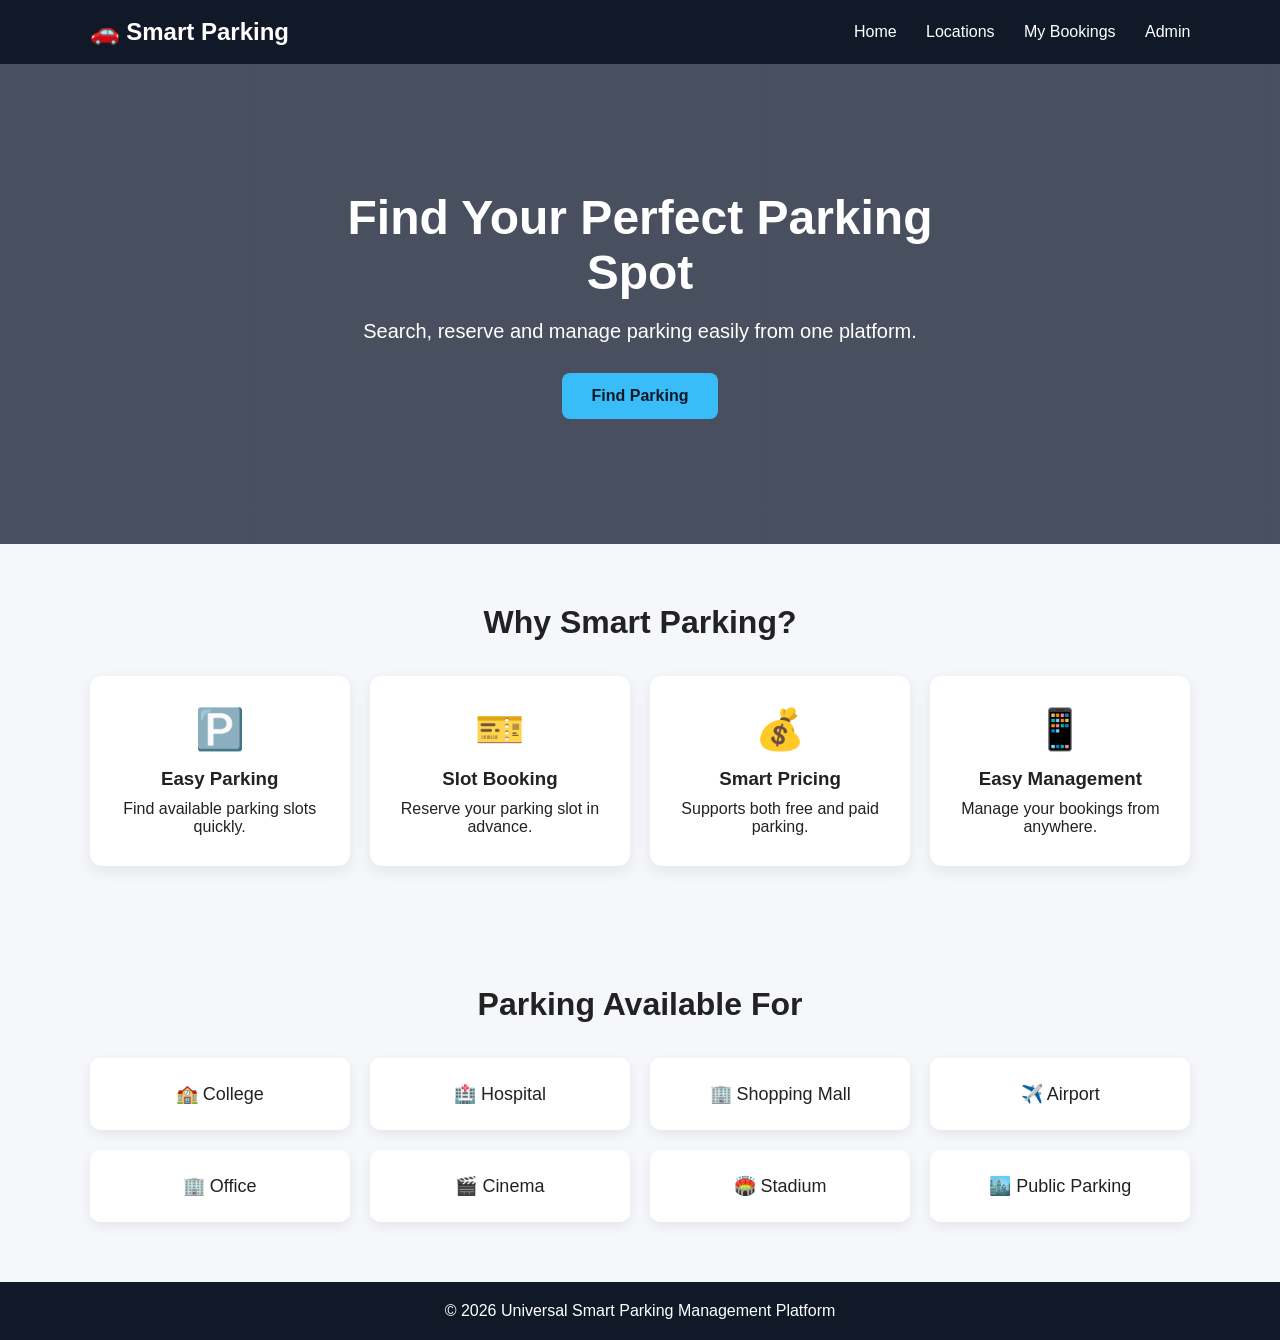
<file: index.html>
<!DOCTYPE html>
<html lang="en">

<head>

    <meta charset="UTF-8">

    <meta name="viewport"
          content="width=device-width, initial-scale=1.0">

    <title>Smart Parking</title>

    <link rel="stylesheet" href="css/style.css">

</head>

<body>

<header>

    <div class="logo">
        🚗 Smart Parking
    </div>

    <nav>

        <a href="index.html">
            Home
        </a>

        <a href="locations.html">
            Locations
        </a>

        <a href="history.html">
            My Bookings
        </a>

        <a href="admin.html">
            Admin
        </a>

    </nav>

</header>


<main>

    <section class="hero">

        <div class="hero-content">

            <h1>
                Find Your Perfect Parking Spot
            </h1>

            <p>
                Search, reserve and manage parking
                easily from one platform.
            </p>

            <a href="locations.html" class="btn">
                Find Parking
            </a>

        </div>

    </section>


    <section class="features">

        <h2>
            Why Smart Parking?
        </h2>

        <div class="feature-container">

            <div class="feature-card">

                <span>🅿️</span>

                <h3>
                    Easy Parking
                </h3>

                <p>
                    Find available parking slots quickly.
                </p>

            </div>


            <div class="feature-card">

                <span>🎫</span>

                <h3>
                    Slot Booking
                </h3>

                <p>
                    Reserve your parking slot in advance.
                </p>

            </div>


            <div class="feature-card">

                <span>💰</span>

                <h3>
                    Smart Pricing
                </h3>

                <p>
                    Supports both free and paid parking.
                </p>

            </div>


            <div class="feature-card">

                <span>📱</span>

                <h3>
                    Easy Management
                </h3>

                <p>
                    Manage your bookings from anywhere.
                </p>

            </div>

        </div>

    </section>


    <section class="parking-types">

        <h2>
            Parking Available For
        </h2>

        <div class="type-container">

            <div>🏫 College</div>

            <div>🏥 Hospital</div>

            <div>🏢 Shopping Mall</div>

            <div>✈️ Airport</div>

            <div>🏢 Office</div>

            <div>🎬 Cinema</div>

            <div>🏟️ Stadium</div>

            <div>🏙️ Public Parking</div>

        </div>

    </section>

</main>


<footer>

    <p>
        © 2026 Universal Smart Parking Management Platform
    </p>

</footer>


</body>

</html>
</file>
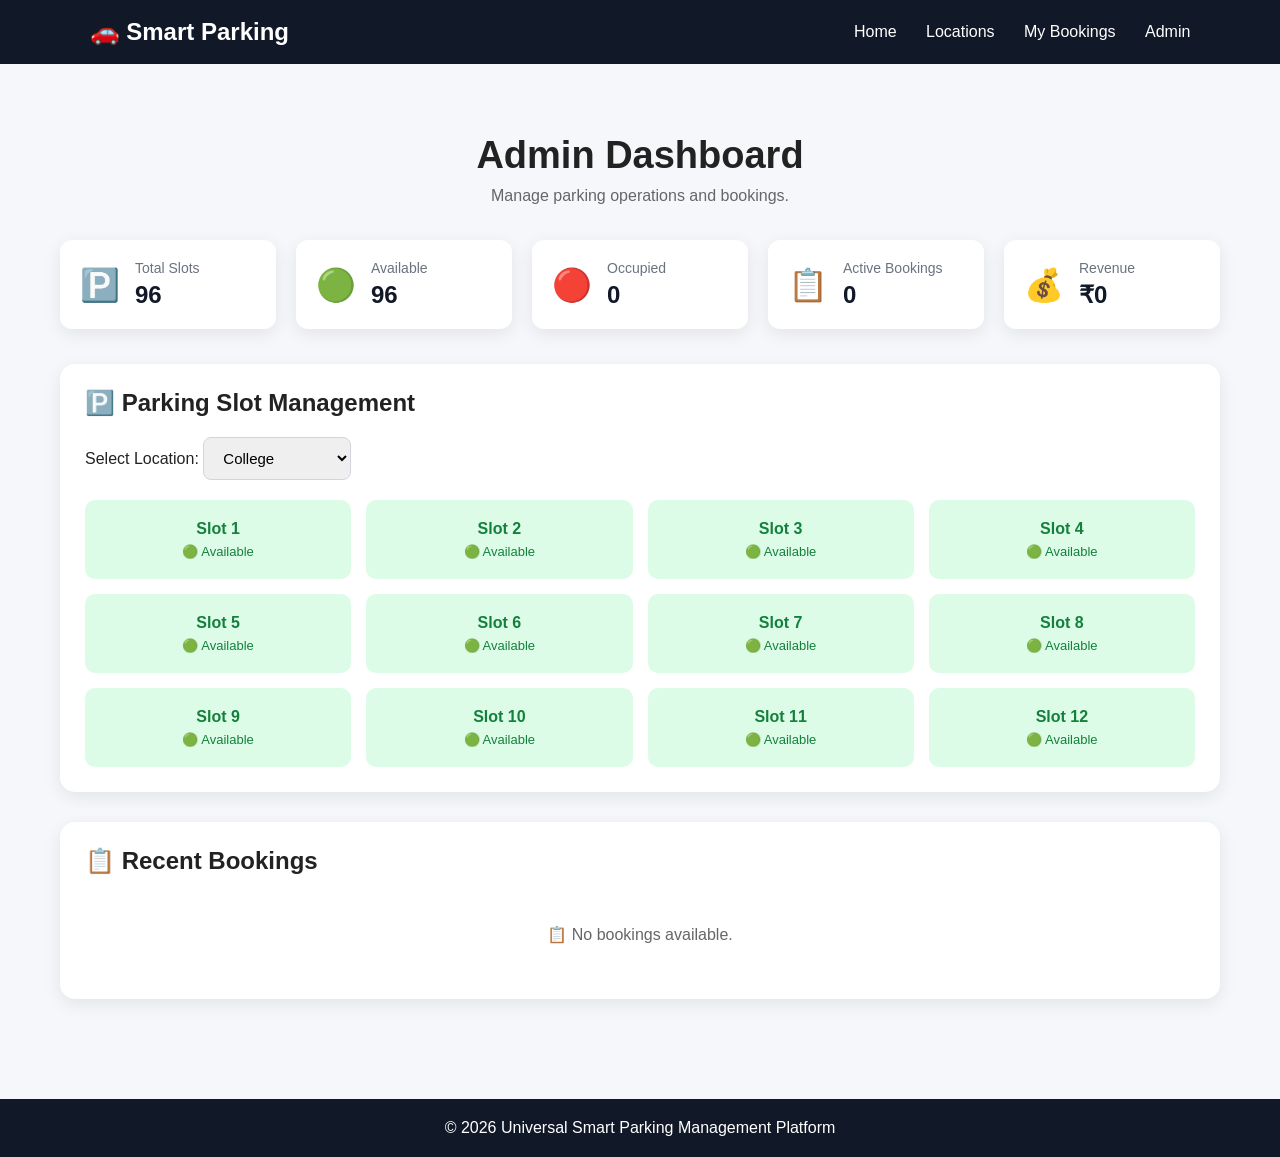
<file: admin.html>
<!DOCTYPE html>
<html lang="en">

<head>

    <meta charset="UTF-8">

    <meta name="viewport"
          content="width=device-width, initial-scale=1.0">

    <title>Smart Parking - Admin Dashboard</title>

    <link rel="stylesheet" href="css/style.css">

    <style>

        .admin-page {
            max-width: 1200px;
            margin: 50px auto;
            padding: 20px;
        }

        .admin-page h1 {
            text-align: center;
            margin-bottom: 10px;
        }

        .admin-subtitle {
            text-align: center;
            color: #666;
            margin-bottom: 35px;
        }

        /* DASHBOARD CARDS */

        .dashboard-cards {
            display: grid;
            grid-template-columns: repeat(5, 1fr);
            gap: 20px;
            margin-bottom: 35px;
        }

        .dashboard-card {
            background: white;
            padding: 20px;
            border-radius: 12px;
            box-shadow: 0 5px 18px rgba(0,0,0,0.08);
            display: flex;
            align-items: center;
            gap: 15px;
        }

        .dashboard-icon {
            font-size: 32px;
        }

        .dashboard-card span {
            display: block;
            color: #6b7280;
            font-size: 14px;
            margin-bottom: 5px;
        }

        .dashboard-card strong {
            font-size: 24px;
            color: #111827;
        }

        /* SECTIONS */

        .admin-section {
            background: white;
            padding: 25px;
            margin-bottom: 30px;
            border-radius: 15px;
            box-shadow: 0 5px 18px rgba(0,0,0,0.08);
        }

        .admin-section h2 {
            margin-top: 0;
            margin-bottom: 20px;
        }

        /* LOCATION FILTER */

        .location-filter {
            margin-bottom: 20px;
        }

        .location-filter select {
            padding: 11px 15px;
            border: 1px solid #d1d5db;
            border-radius: 8px;
            font-size: 15px;
        }

        /* PARKING SLOTS */

        .admin-slots {
            display: grid;
            grid-template-columns: repeat(4, 1fr);
            gap: 15px;
        }

        .admin-slot {
            padding: 20px;
            border-radius: 10px;
            text-align: center;
            font-weight: bold;
        }

        .admin-slot span {
            display: block;
            margin-top: 6px;
            font-size: 13px;
        }

        .admin-slot.available {
            background: #dcfce7;
            color: #15803d;
        }

        .admin-slot.occupied {
            background: #fee2e2;
            color: #dc2626;
        }

        /* BOOKING CARDS */

        .booking-admin-card {
            padding: 20px;
            margin-bottom: 15px;
            border: 1px solid #e5e7eb;
            border-radius: 10px;
            background: #f8fafc;
        }

        .booking-admin-card h3 {
            margin-top: 0;
            color: #111827;
        }

        .booking-admin-details {
            display: grid;
            grid-template-columns: repeat(3, 1fr);
            gap: 10px;
        }

        .booking-admin-detail {
            padding: 10px;
            background: white;
            border-radius: 7px;
        }

        .booking-admin-detail strong {
            display: block;
            font-size: 12px;
            color: #6b7280;
            margin-bottom: 4px;
        }

        .active-status {
            color: #15803d;
            font-weight: bold;
        }

        .cancelled-status {
            color: #dc2626;
            font-weight: bold;
        }

        .no-admin-bookings {
            text-align: center;
            padding: 30px;
            color: #666;
        }

        /* RESPONSIVE */

        @media (max-width: 1000px) {

            .dashboard-cards {
                grid-template-columns: repeat(3, 1fr);
            }

            .admin-slots {
                grid-template-columns: repeat(3, 1fr);
            }

        }

        @media (max-width: 650px) {

            .dashboard-cards {
                grid-template-columns: repeat(2, 1fr);
            }

            .admin-slots {
                grid-template-columns: repeat(2, 1fr);
            }

            .booking-admin-details {
                grid-template-columns: 1fr;
            }

        }

        @media (max-width: 450px) {

            .dashboard-cards {
                grid-template-columns: 1fr;
            }

        }

    </style>

</head>


<body>


<header>

    <div class="logo">
        🚗 Smart Parking
    </div>

    <nav>

        <a href="index.html">
            Home
        </a>

        <a href="locations.html">
            Locations
        </a>

        <a href="history.html">
            My Bookings
        </a>

        <a href="admin.html">
            Admin
        </a>

    </nav>

</header>


<main>

<section class="admin-page">

    <h1>
        Admin Dashboard
    </h1>

    <p class="admin-subtitle">
        Manage parking operations and bookings.
    </p>


    <!-- DASHBOARD CARDS -->

    <div class="dashboard-cards">

        <div class="dashboard-card">

            <div class="dashboard-icon">
                🅿️
            </div>

            <div>

                <span>
                    Total Slots
                </span>

                <strong id="totalSlots">
                    96
                </strong>

            </div>

        </div>


        <div class="dashboard-card">

            <div class="dashboard-icon">
                🟢
            </div>

            <div>

                <span>
                    Available
                </span>

                <strong id="availableSlots">
                    96
                </strong>

            </div>

        </div>


        <div class="dashboard-card">

            <div class="dashboard-icon">
                🔴
            </div>

            <div>

                <span>
                    Occupied
                </span>

                <strong id="occupiedSlots">
                    0
                </strong>

            </div>

        </div>


        <div class="dashboard-card">

            <div class="dashboard-icon">
                📋
            </div>

            <div>

                <span>
                    Active Bookings
                </span>

                <strong id="totalBookings">
                    0
                </strong>

            </div>

        </div>


        <div class="dashboard-card">

            <div class="dashboard-icon">
                💰
            </div>

            <div>

                <span>
                    Revenue
                </span>

                <strong id="totalRevenue">
                    ₹0
                </strong>

            </div>

        </div>

    </div>


    <!-- PARKING MANAGEMENT -->

    <div class="admin-section">

        <h2>
            🅿️ Parking Slot Management
        </h2>


        <div class="location-filter">

            <label>
                Select Location:
            </label>

            <select id="adminLocation"
                    onchange="displayAdminSlots()">

                <option value="College">
                    College
                </option>

                <option value="Hospital">
                    Hospital
                </option>

                <option value="Shopping Mall">
                    Shopping Mall
                </option>

                <option value="Airport">
                    Airport
                </option>

                <option value="Office">
                    Office
                </option>

                <option value="Cinema">
                    Cinema
                </option>

                <option value="Stadium">
                    Stadium
                </option>

                <option value="Public Parking">
                    Public Parking
                </option>

            </select>

        </div>


        <div
            id="adminSlots"
            class="admin-slots">
        </div>

    </div>


    <!-- RECENT BOOKINGS -->

    <div class="admin-section">

        <h2>
            📋 Recent Bookings
        </h2>

        <div id="adminBookings">
        </div>

    </div>


</section>

</main>


<footer>

    <p>
        © 2026 Universal Smart Parking Management Platform
    </p>

</footer>

<script src="js/script.js"></script>
<script>


// ========================================
// GET BOOKINGS
// ========================================

function getBookings() {

    return JSON.parse(
        localStorage.getItem("bookings")
    ) || [];

}


// ========================================
// DASHBOARD
// ========================================

function updateDashboard() {

    const bookings =
        getBookings();


    const activeBookings =
        bookings.filter(
            function(booking) {

                return (
                    booking.status !==
                    "Cancelled"
                );

            }
        );


    const totalLocations = 8;

    const slotsPerLocation = 12;

    const totalSlots =
        totalLocations *
        slotsPerLocation;


    const occupiedSlots =
        activeBookings.length;


    const availableSlots =
        Math.max(
            0,
            totalSlots -
            occupiedSlots
        );


    const revenue =
        activeBookings.reduce(
            function(total, booking) {

                return total +
                    (Number(
                        booking.fee
                    ) || 0);

            },
            0
        );


    document.getElementById(
        "totalSlots"
    ).textContent =
        totalSlots;


    document.getElementById(
        "availableSlots"
    ).textContent =
        availableSlots;


    document.getElementById(
        "occupiedSlots"
    ).textContent =
        occupiedSlots;


    document.getElementById(
        "totalBookings"
    ).textContent =
        activeBookings.length;


    document.getElementById(
        "totalRevenue"
    ).textContent =
        "₹" + revenue;

}


// ========================================
// DISPLAY PARKING SLOTS
// ========================================

function displayAdminSlots() {

    const location =
        document.getElementById(
            "adminLocation"
        ).value;


    const container =
        document.getElementById(
            "adminSlots"
        );


    container.innerHTML = "";


    const bookings =
        getBookings();


    for (
        let i = 1;
        i <= 12;
        i++
    ) {

        const slotName =
            "Slot " + i;


        const booked =
            bookings.some(
                function(booking) {

                    return (

                        booking.location ===
                        location

                        &&

                        booking.slot ===
                        slotName

                        &&

                        booking.status !==
                        "Cancelled"

                    );

                }
            );


        const slot =
            document.createElement(
                "div"
            );


        slot.className =
            booked
                ? "admin-slot occupied"
                : "admin-slot available";


        slot.innerHTML = `

            ${slotName}

            <span>
                ${
                    booked
                        ? "🔴 Occupied"
                        : "🟢 Available"
                }
            </span>

        `;


        container.appendChild(
            slot
        );

    }

}


// ========================================
// DISPLAY BOOKINGS
// ========================================

function displayAdminBookings() {

    const bookings =
        getBookings();


    const container =
        document.getElementById(
            "adminBookings"
        );


    container.innerHTML = "";


    if (
        bookings.length === 0
    ) {

        container.innerHTML = `

            <div class="no-admin-bookings">

                📋 No bookings available.

            </div>

        `;

        return;

    }


    // Latest bookings first

    const reversedBookings =
        [...bookings].reverse();


    reversedBookings.forEach(
        function(booking) {


            const card =
                document.createElement(
                    "div"
                );


            card.className =
                "booking-admin-card";


            const isCancelled =
                booking.status ===
                "Cancelled";


            const statusClass =
                isCancelled
                    ? "cancelled-status"
                    : "active-status";


            card.innerHTML = `

                <h3>
                    🚗 ${
                        booking.location ||
                        "Parking"
                    }
                </h3>


                <div class="booking-admin-details">


                    <div class="booking-admin-detail">

                        <strong>
                            Booking ID
                        </strong>

                        ${
                            booking.id ||
                            "-"
                        }

                    </div>


                    <div class="booking-admin-detail">

                        <strong>
                            Parking Slot
                        </strong>

                        ${
                            booking.slot ||
                            "-"
                        }

                    </div>


                    <div class="booking-admin-detail">

                        <strong>
                            Fee
                        </strong>

                        ${
                            Number(
                                booking.fee
                            ) === 0
                                ? "FREE"
                                : "₹" +
                                  (
                                      Number(
                                          booking.fee
                                      ) || 0
                                  )
                        }

                    </div>


                    <div class="booking-admin-detail">

                        <strong>
                            Booking Time
                        </strong>

                        ${
                            booking.time ||
                            "-"
                        }

                    </div>


                    <div class="booking-admin-detail">

                        <strong>
                            Status
                        </strong>

                        <span class="${statusClass}">

                            ${
                                booking.status ||
                                "Active"
                            }

                        </span>

                    </div>


                </div>

            `;


            container.appendChild(
                card
            );

        }
    );

}


// ========================================
// INITIAL LOAD
// ========================================

function loadAdminDashboard() {

    updateDashboard();

    displayAdminSlots();

    displayAdminBookings();

}


loadAdminDashboard();


// ========================================
// AUTO REFRESH
// ========================================

setInterval(
    loadAdminDashboard,
    2000
);

</script>


</body>

</html>
</file>
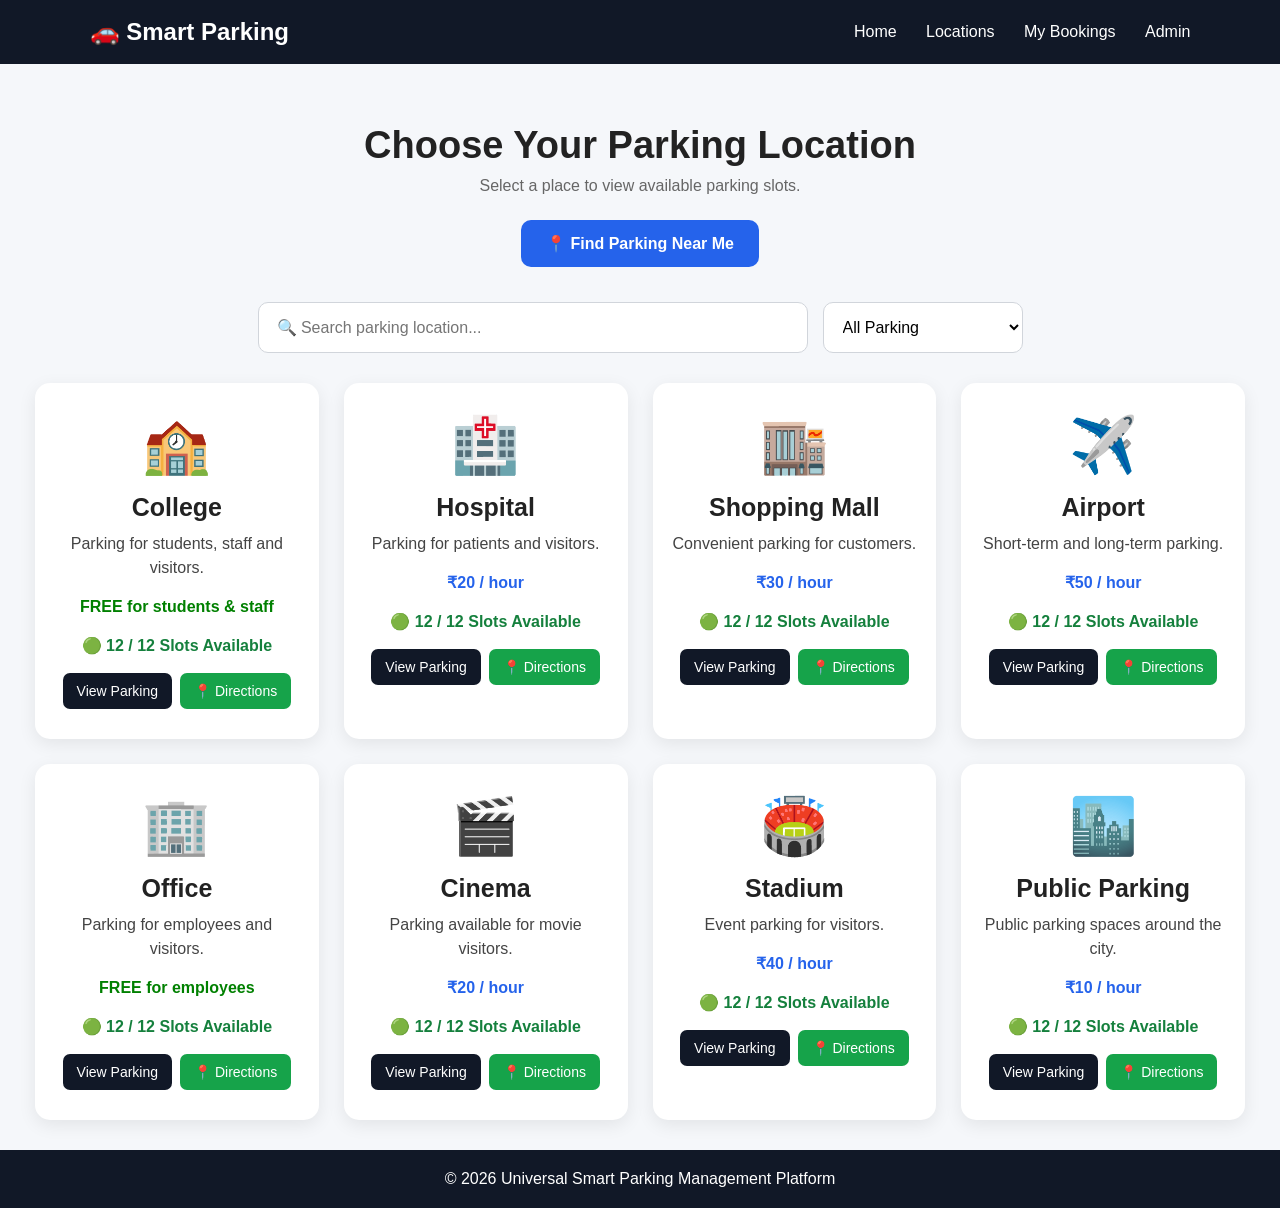
<file: booking.html>
<!DOCTYPE html>
<html lang="en">

<head>

    <meta charset="UTF-8">

    <meta name="viewport"
          content="width=device-width, initial-scale=1.0">

    <title>Book Parking</title>

    <link rel="stylesheet"
          href="css/style.css">

</head>


<body>


<header>

    <div class="logo">
        🚗 Smart Parking
    </div>

    <nav>

        <a href="index.html">
            Home
        </a>

        <a href="locations.html">
            Locations
        </a>

        <a href="history.html">
            My Bookings
        </a>

        <a href="admin.html">
            Admin
        </a>

    </nav>

</header>


<main>

<section class="booking-page">

    <h1>Complete Your Booking</h1>

    <p>
        Enter your vehicle and parking details.
    </p>


    <form id="bookingForm">


        <!-- PERSONAL DETAILS -->

        <div class="form-section">

            <h2>👤 Personal Details</h2>


            <label>
                Full Name
            </label>

            <input
                type="text"
                id="name"
                placeholder="Enter your full name"
                required
            >


            <label>
                Phone Number
            </label>

            <input
                type="tel"
                id="phone"
                placeholder="Enter phone number"
                pattern="[0-9]{10}"
                maxlength="10"
                required
            >

        </div>


        <!-- VEHICLE DETAILS -->

        <div class="form-section">

            <h2>🚗 Vehicle Details</h2>


            <label>
                Vehicle Number
            </label>

            <input
                type="text"
                id="vehicleNumber"
                placeholder="Example: AP39AB1234"
                required
            >


            <label>
                Vehicle Type
            </label>

            <select id="vehicleType" required>

                <option value="">
                    Select Vehicle
                </option>

                <option value="Bike">
                    🏍️ Bike
                </option>

                <option value="Car">
                    🚗 Car
                </option>

                <option value="SUV">
                    🚙 SUV
                </option>

                <option value="Other">
                    🚐 Other
                </option>

            </select>

        </div>


        <!-- PARKING DETAILS -->

        <div class="form-section">

            <h2>🅿️ Parking Details</h2>


            <label>
                Parking Date
            </label>

            <input
                type="date"
                id="parkingDate"
                required
            >


            <label>
                Parking Duration
            </label>

            <select id="duration" required>

                <option value="">
                    Select Duration
                </option>

                <option value="1">
                    1 Hour
                </option>

                <option value="2">
                    2 Hours
                </option>

                <option value="3">
                    3 Hours
                </option>

                <option value="4">
                    4 Hours
                </option>

                <option value="5">
                    5 Hours
                </option>

                <option value="6">
                    6 Hours
                </option>

                <option value="8">
                    8 Hours
                </option>

                <option value="12">
                    12 Hours
                </option>

            </select>

        </div>


        <!-- BOOKING SUMMARY -->

        <div class="booking-summary">

            <h2>📋 Booking Summary</h2>

            <p>
                Location:
                <strong id="summaryLocation">
                    -
                </strong>
            </p>

            <p>
                Slot:
                <strong id="summarySlot">
                    -
                </strong>
            </p>

            <p>
                Duration:
                <strong id="summaryDuration">
                    -
                </strong>
            </p>

            <p class="total">

                Total Fee:
                <strong id="totalFee">
                    -
                </strong>

            </p>

        </div>


        <button
            type="submit"
            class="confirm-btn"
        >
            Confirm Booking
        </button>


    </form>

</section>

</main>


<footer>

    <p>
        © 2026 Universal Smart Parking Management Platform
    </p>

</footer>


<script src="js/script.js"></script>

</body>

</html>
</file>
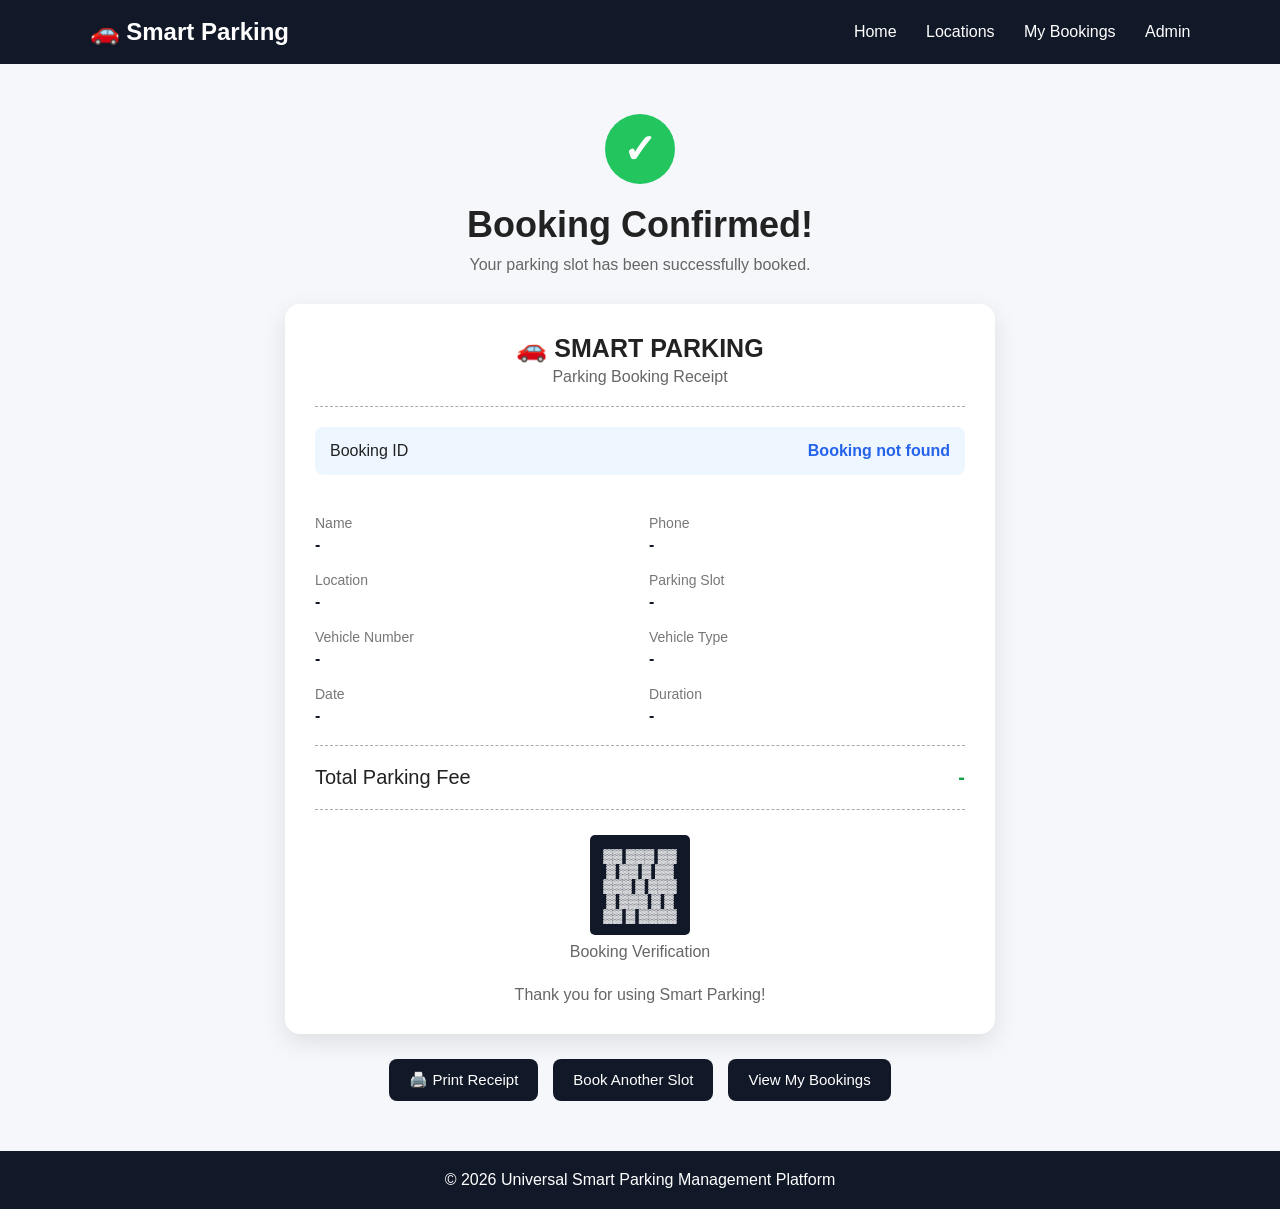
<file: confirmation.html>
<!DOCTYPE html>
<html lang="en">

<head>

    <meta charset="UTF-8">

    <meta name="viewport"
          content="width=device-width, initial-scale=1.0">

    <title>Booking Confirmation</title>

    <link rel="stylesheet" href="css/style.css">

</head>

<body>

<header>

    <div class="logo">
        🚗 Smart Parking
    </div>

    <nav>

        <a href="index.html">Home</a>

        <a href="locations.html">Locations</a>

        <a href="history.html">My Bookings</a>

        <a href="admin.html">Admin</a>

    </nav>

</header>


<main>

<section class="confirmation-page">

    <div class="success-icon">
        ✓
    </div>

    <h1>Booking Confirmed!</h1>

    <p class="success-text">
        Your parking slot has been successfully booked.
    </p>


    <!-- RECEIPT -->

    <div class="receipt" id="receipt">

        <div class="receipt-header">

            <h2>🚗 SMART PARKING</h2>

            <p>Parking Booking Receipt</p>

        </div>


        <!-- BOOKING ID -->

        <div class="booking-id">

            <span>Booking ID</span>

            <strong id="bookingId">-</strong>

        </div>


        <!-- DETAILS -->

        <div class="receipt-details">

            <div>
                <span>Name</span>
                <strong id="receiptName">-</strong>
            </div>


            <div>
                <span>Phone</span>
                <strong id="receiptPhone">-</strong>
            </div>


            <div>
                <span>Location</span>
                <strong id="receiptLocation">-</strong>
            </div>


            <div>
                <span>Parking Slot</span>
                <strong id="receiptSlot">-</strong>
            </div>


            <div>
                <span>Vehicle Number</span>
                <strong id="receiptVehicle">-</strong>
            </div>


            <div>
                <span>Vehicle Type</span>
                <strong id="receiptVehicleType">-</strong>
            </div>


            <div>
                <span>Date</span>
                <strong id="receiptDate">-</strong>
            </div>


            <div>
                <span>Duration</span>
                <strong id="receiptDuration">-</strong>
            </div>

        </div>


        <!-- TOTAL -->

        <div class="receipt-total">

            <span>Total Parking Fee</span>

            <strong id="receiptFee">-</strong>

        </div>


        <!-- QR -->

        <div class="qr-box">

            <div class="fake-qr">

                ▓▓ ▓▓▓ ▓▓
                <br>
                ▓ ▓▓ ▓ ▓▓
                <br>
                ▓▓▓ ▓ ▓▓▓
                <br>
                ▓ ▓▓▓ ▓ ▓
                <br>
                ▓▓ ▓ ▓▓▓▓

            </div>

            <p>
                Booking Verification
            </p>

        </div>


        <div class="receipt-footer">

            <p>
                Thank you for using Smart Parking!
            </p>

        </div>

    </div>


    <!-- BUTTONS -->

    <div class="confirmation-buttons">

        <button onclick="window.print()">
            🖨️ Print Receipt
        </button>


        <a href="locations.html">
            Book Another Slot
        </a>


        <a href="history.html">
            View My Bookings
        </a>

    </div>

</section>

</main>


<footer>

    <p>
        © 2026 Universal Smart Parking Management Platform
    </p>

</footer>


<!-- IMPORTANT -->

<script src="js/script.js"></script>

</body>

</html>
</file>
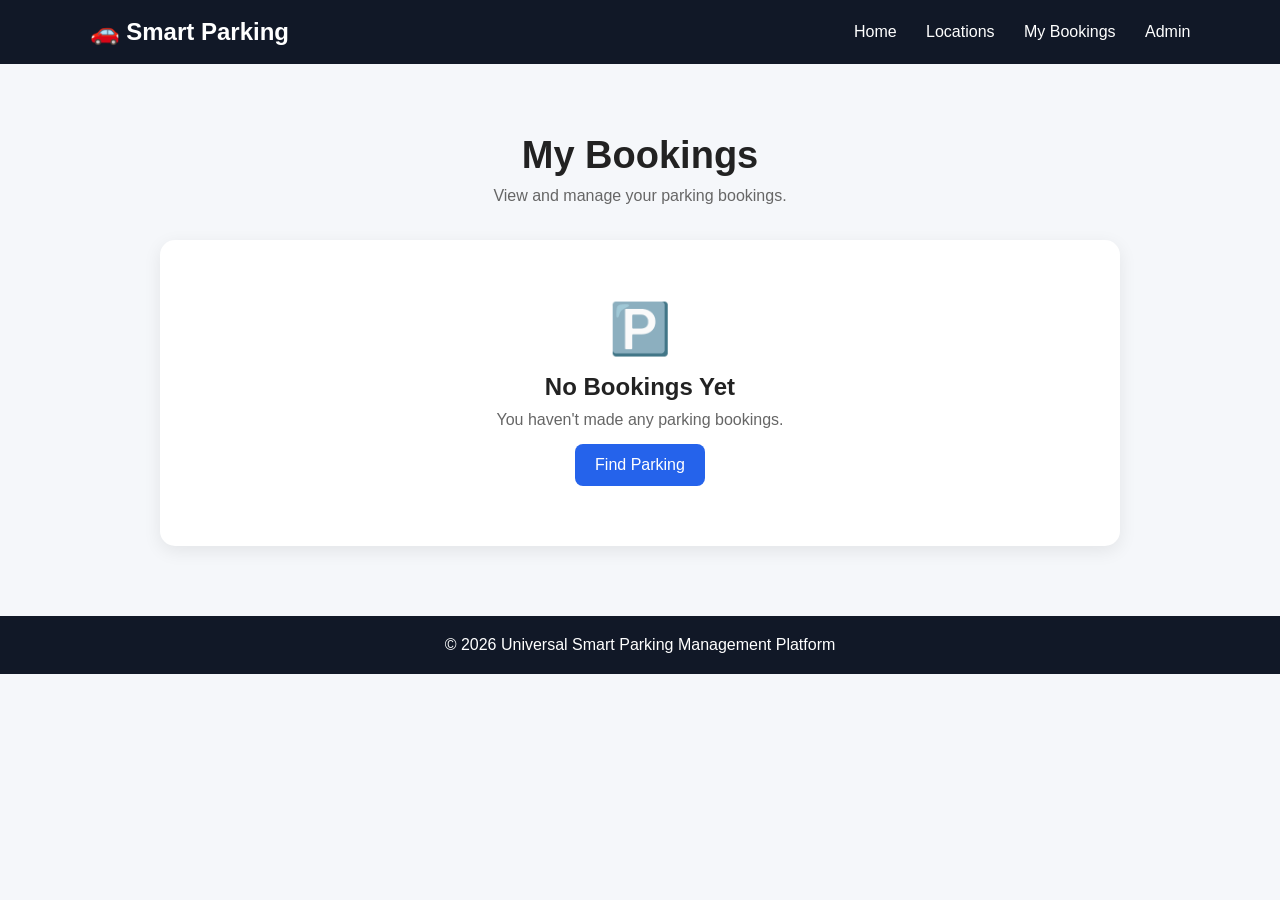
<file: history.html>
<!DOCTYPE html>
<html lang="en">

<head>

    <meta charset="UTF-8">

    <meta name="viewport"
          content="width=device-width, initial-scale=1.0">

    <title>My Bookings</title>

    <link rel="stylesheet" href="css/style.css">

    <style>

        .history-page {
            max-width: 1000px;
            margin: 50px auto;
            padding: 20px;
        }

        .history-page h1 {
            text-align: center;
            margin-bottom: 10px;
        }

        .history-subtitle {
            text-align: center;
            color: #666;
            margin-bottom: 35px;
        }

        /* BOOKING CARD */

        .booking-card {

            background: white;

            padding: 25px;

            margin-bottom: 20px;

            border-radius: 15px;

            box-shadow:
                0 5px 18px rgba(0,0,0,0.08);

        }

        .booking-card h2 {

            margin-top: 0;

            color: #111827;

        }

        .booking-details {

            display: grid;

            grid-template-columns:
                repeat(2, 1fr);

            gap: 12px;

            margin: 20px 0;

        }

        .detail {

            padding: 12px;

            background: #f8fafc;

            border-radius: 8px;

        }

        .detail strong {

            display: block;

            color: #6b7280;

            font-size: 13px;

            margin-bottom: 4px;

        }

        /* STATUS */

        .booking-status {

            display: inline-block;

            padding: 6px 12px;

            border-radius: 20px;

            font-size: 13px;

            font-weight: bold;

        }

        .active {

            background: #dcfce7;

            color: #15803d;

        }

        .cancelled {

            background: #fee2e2;

            color: #dc2626;

        }

        /* BUTTONS */

        .booking-actions {

            display: flex;

            gap: 10px;

            flex-wrap: wrap;

            margin-top: 20px;

        }

        .cancel-btn {

            padding: 11px 18px;

            border: none;

            border-radius: 8px;

            background: #dc2626;

            color: white;

            cursor: pointer;

            font-size: 14px;

        }

        .cancel-btn:hover {

            background: #b91c1c;

        }

        .map-btn {

            padding: 11px 18px;

            border-radius: 8px;

            background: #16a34a;

            color: white;

            text-decoration: none;

            font-size: 14px;

        }

        .map-btn:hover {

            background: #15803d;

        }

        /* EMPTY */

        .no-bookings {

            text-align: center;

            padding: 60px 20px;

            background: white;

            border-radius: 15px;

            box-shadow:
                0 5px 18px rgba(0,0,0,0.08);

        }

        .no-bookings > div {

            font-size: 50px;

        }

        .no-bookings a {

            display: inline-block;

            margin-top: 15px;

            padding: 12px 20px;

            background: #2563eb;

            color: white;

            text-decoration: none;

            border-radius: 8px;

        }

        @media (max-width: 600px) {

            .booking-details {

                grid-template-columns: 1fr;

            }

        }

    </style>

</head>


<body>


<header>

    <div class="logo">
        🚗 Smart Parking
    </div>

    <nav>

        <a href="index.html">
            Home
        </a>

        <a href="locations.html">
            Locations
        </a>

        <a href="history.html">
            My Bookings
        </a>

        <a href="admin.html">
            Admin
        </a>

    </nav>

</header>


<main>

<section class="history-page">


    <h1>
        My Bookings
    </h1>


    <p class="history-subtitle">
        View and manage your parking bookings.
    </p>


    <div id="bookingList"></div>


    <div id="noBookings"
         class="no-bookings">

        <div>
            🅿️
        </div>

        <h2>
            No Bookings Yet
        </h2>

        <p>
            You haven't made any parking bookings.
        </p>

        <a href="locations.html">
            Find Parking
        </a>

    </div>


</section>

</main>


<footer>

    <p>
        © 2026 Universal Smart Parking Management Platform
    </p>

</footer>

<script src="js/script.js"></script>

<script>

    /* =========================
       GET BOOKINGS
    ========================= */

    function getBookings() {

        return JSON.parse(
            localStorage.getItem(
                "bookings"
            )
        ) || [];

    }


    /* =========================
       DISPLAY BOOKINGS
    ========================= */

    function displayBookings() {

        const bookings =
            getBookings();


        const bookingList =
            document.getElementById(
                "bookingList"
            );


        const noBookings =
            document.getElementById(
                "noBookings"
            );


        bookingList.innerHTML = "";


        if (bookings.length === 0) {

            noBookings.style.display =
                "block";

            return;

        }


        noBookings.style.display =
            "none";


        bookings.forEach(
            function(booking, index) {

                const card =
                    document.createElement(
                        "div"
                    );


                card.className =
                    "booking-card";


                const isCancelled =
                    booking.status ===
                    "Cancelled";


                const statusClass =
                    isCancelled
                        ? "cancelled"
                        : "active";


                const statusText =
                    isCancelled
                        ? "Cancelled"
                        : "Active";


                const fee =
                    Number(
                        booking.fee
                    ) || 0;


                card.innerHTML = `

                    <h2>
                        🚗 ${booking.location || "Parking"}
                    </h2>

                    <span class="booking-status ${statusClass}">
                        ${statusText}
                    </span>

                    <div class="booking-details">

                        <div class="detail">

                            <strong>
                                Parking Slot
                            </strong>

                            ${booking.slot || "-"}

                        </div>


                        <div class="detail">

                            <strong>
                                Parking Fee
                            </strong>

                            ${
                                fee === 0
                                ? "FREE"
                                : "₹" + fee + " / hour"
                            }

                        </div>


                        <div class="detail">

                            <strong>
                                Booking Time
                            </strong>

                            ${booking.time || "-"}

                        </div>


                        <div class="detail">

                            <strong>
                                Booking ID
                            </strong>

                            ${booking.id || "BK" + (index + 1)}

                        </div>

                    </div>


                    <div class="booking-actions">

                        ${
                            !isCancelled
                            ? `
                                <button
                                    class="cancel-btn"
                                    onclick="cancelBooking(${index})">

                                    ❌ Cancel Booking

                                </button>
                              `
                            : ""
                        }


                        ${
                            !isCancelled
                            ? `
                                <a
                                    class="map-btn"
                                    target="_blank"
                                    href="https://www.google.com/maps/dir/?api=1&destination=${encodeURIComponent(
                                        booking.location || "parking"
                                    )}">

                                    📍 Directions

                                </a>
                              `
                            : ""
                        }

                    </div>

                `;


                bookingList.appendChild(
                    card
                );

            }
        );

    }


    /* =========================
       CANCEL BOOKING
    ========================= */

    function cancelBooking(index) {

        const bookings =
            getBookings();


        const booking =
            bookings[index];


        if (!booking) {

            return;

        }


        const confirmCancel =
            confirm(
                "Are you sure you want to cancel this booking?"
            );


        if (!confirmCancel) {

            return;

        }


        booking.status =
            "Cancelled";


        booking.cancelledAt =
            new Date().toLocaleString();


        localStorage.setItem(
            "bookings",
            JSON.stringify(
                bookings
            )
        );


        alert(
            "Booking cancelled successfully!"
        );


        displayBookings();

    }


    /* =========================
       INITIAL LOAD
    ========================= */

    displayBookings();

</script>


</body>

</html>
</file>
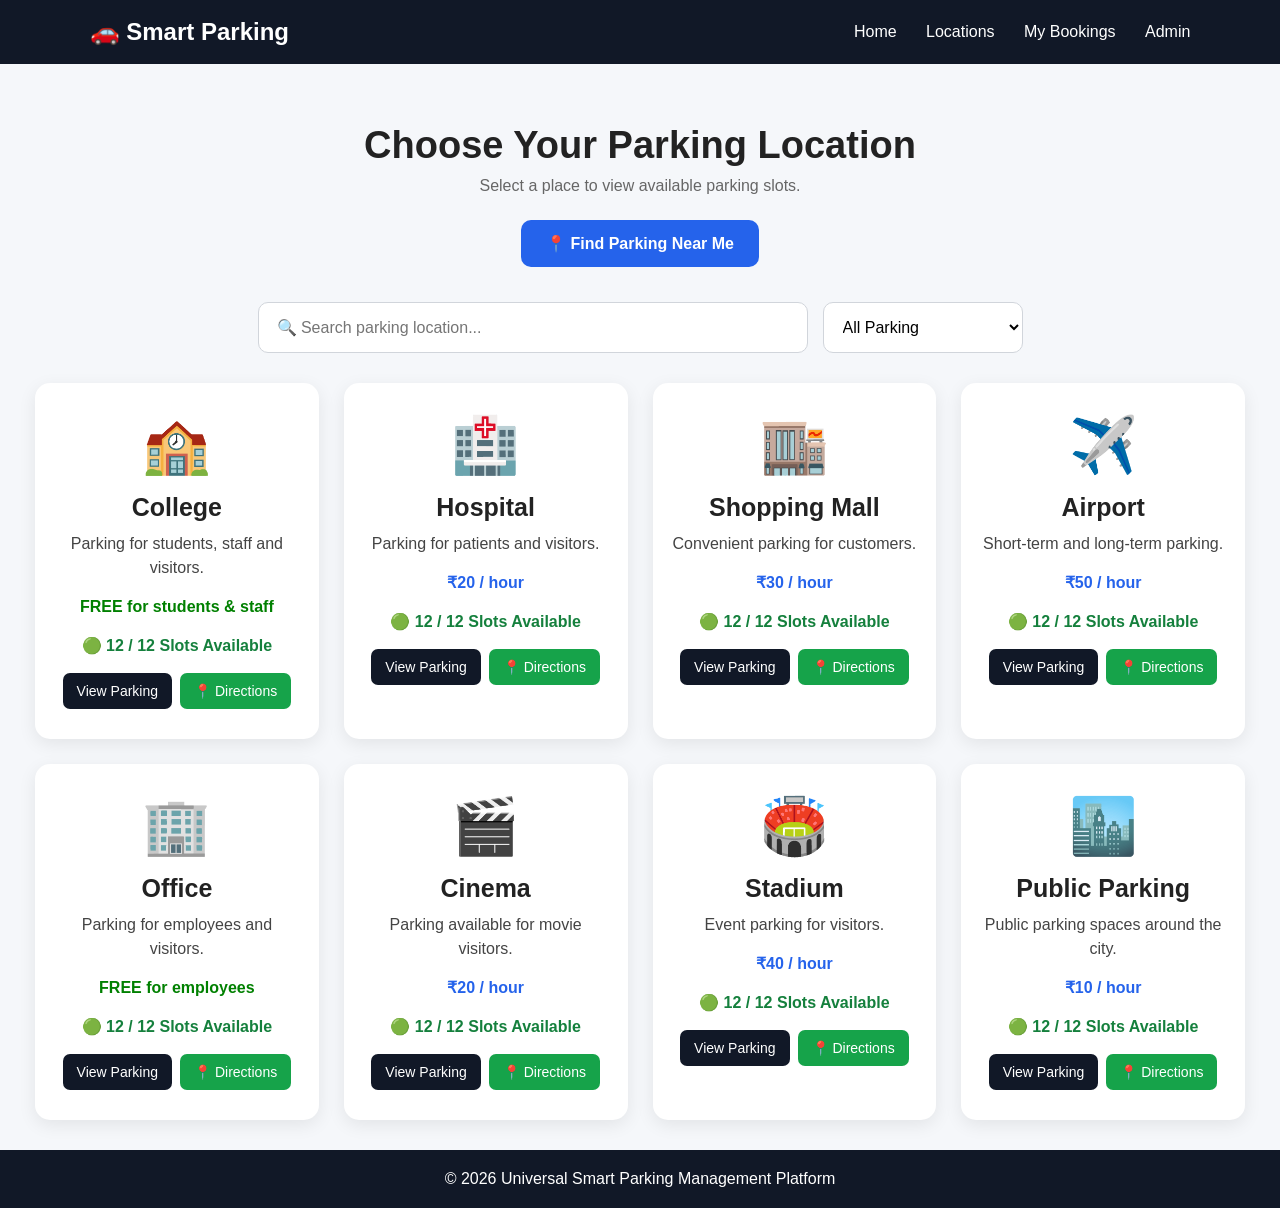
<file: locations.html>
<!DOCTYPE html>
<html lang="en">

<head>

    <meta charset="UTF-8">

    <meta name="viewport"
          content="width=device-width, initial-scale=1.0">

    <title>Smart Parking - Locations</title>

    <link rel="stylesheet" href="css/style.css">

    <style>

        .parking-filter {
            max-width: 900px;
            margin: 25px auto;
            display: flex;
            gap: 15px;
            justify-content: center;
        }

        .parking-filter input {
            flex: 1;
            max-width: 550px;
            padding: 15px 18px;
            border: 1px solid #d1d5db;
            border-radius: 10px;
            font-size: 16px;
            outline: none;
        }

        .parking-filter select {
            width: 200px;
            padding: 15px;
            border: 1px solid #d1d5db;
            border-radius: 10px;
            font-size: 16px;
            background: white;
        }

        .nearby-container {
            text-align: center;
            margin: 25px auto 35px;
        }

        .nearby-btn {
            padding: 14px 25px;
            border: none;
            border-radius: 10px;
            background: #2563eb;
            color: white;
            font-size: 16px;
            font-weight: bold;
            cursor: pointer;
            transition: 0.3s;
        }

        .nearby-btn:hover {
            background: #1d4ed8;
            transform: translateY(-2px);
        }

        #locationMessage {
            margin-top: 12px;
            color: #666;
            font-size: 14px;
        }

        .location-grid {
            max-width: 1250px;
            margin: 30px auto;
            padding: 0 20px;
            display: grid;
            grid-template-columns: repeat(4, 1fr);
            gap: 25px;
        }

        .location-card {
            background: white;
            padding: 30px 20px;
            border-radius: 15px;
            text-align: center;
            box-shadow: 0 5px 18px rgba(0,0,0,0.08);
            transition: 0.3s;
        }

        .location-card:hover {
            transform: translateY(-5px);
        }

        .location-icon {
            font-size: 55px;
        }

        .location-card h2 {
            margin: 10px 0;
            font-size: 25px;
        }

        .location-card p {
            color: #444;
            line-height: 1.5;
        }

        .free {
            color: green !important;
            font-weight: bold;
        }

        .paid {
            color: #2563eb !important;
            font-weight: bold;
        }

        .availability {
            color: #15803d !important;
            font-weight: bold;
        }

        .button-group {
            display: flex;
            justify-content: center;
            gap: 8px;
            flex-wrap: wrap;
            margin-top: 15px;
        }

        .view-btn,
        .map-btn {
            display: inline-block;
            padding: 10px 14px;
            color: white;
            text-decoration: none;
            border-radius: 7px;
            font-size: 14px;
        }

        .view-btn {
            background: #111827;
        }

        .view-btn:hover {
            background: #2563eb;
        }

        .map-btn {
            background: #16a34a;
        }

        .map-btn:hover {
            background: #15803d;
        }

        #noParkingResults {
            display: none;
            text-align: center;
            padding: 50px;
            font-size: 20px;
            color: #666;
        }

        @media (max-width: 1000px) {

            .location-grid {
                grid-template-columns: repeat(2, 1fr);
            }

        }

        @media (max-width: 650px) {

            .parking-filter {
                flex-direction: column;
                margin: 25px 20px;
            }

            .parking-filter input {
                max-width: none;
            }

            .parking-filter select {
                width: 100%;
            }

            .location-grid {
                grid-template-columns: 1fr;
            }

        }

    </style>

</head>


<body>


<header>

    <div class="logo">
        🚗 Smart Parking
    </div>

    <nav>

        <a href="index.html">
            Home
        </a>

        <a href="locations.html">
            Locations
        </a>

        <a href="history.html">
            My Bookings
        </a>

        <a href="admin.html">
            Admin
        </a>

    </nav>

</header>


<main>

<section>

    <h1 style="
        text-align:center;
        font-size:38px;
        margin-top:60px;
        margin-bottom:10px;
    ">

        Choose Your Parking Location

    </h1>


    <p style="
        text-align:center;
        color:#666;
    ">

        Select a place to view available parking slots.

    </p>


    <!-- FIND NEARBY PARKING -->

    <div class="nearby-container">

        <button
            class="nearby-btn"
            onclick="findNearbyParking()">

            📍 Find Parking Near Me

        </button>

        <p id="locationMessage"></p>

    </div>


    <!-- SEARCH & FILTER -->

    <div class="parking-filter">

        <input
            type="text"
            id="parkingSearch"
            placeholder="🔍 Search parking location..."
        >


        <select id="parkingFilter">

            <option value="all">
                All Parking
            </option>

            <option value="free">
                🟢 Free Parking
            </option>

            <option value="paid">
                💰 Paid Parking
            </option>

        </select>

    </div>


    <!-- LOCATIONS -->

    <div class="location-grid">


        <!-- COLLEGE -->

        <div class="location-card"
             data-name="college"
             data-type="free">

            <div class="location-icon">
                🏫
            </div>

            <h2>
                College
            </h2>

            <p>
                Parking for students,
                staff and visitors.
            </p>

            <p class="free">
                FREE for students & staff
            </p>

            <p class="availability"
               data-location="College">

                🟢 12 / 12 Slots Available

            </p>

            <div class="button-group">

                <a
                    href="parking.html?location=college"
                    class="view-btn">

                    View Parking

                </a>

                <a
                    href="https://www.google.com/maps/dir/?api=1&destination=college"
                    target="_blank"
                    class="map-btn">

                    📍 Directions

                </a>

            </div>

        </div>


        <!-- HOSPITAL -->

        <div class="location-card"
             data-name="hospital"
             data-type="paid">

            <div class="location-icon">
                🏥
            </div>

            <h2>
                Hospital
            </h2>

            <p>
                Parking for patients
                and visitors.
            </p>

            <p class="paid">
                ₹20 / hour
            </p>

            <p class="availability"
               data-location="Hospital">

                🟢 12 / 12 Slots Available

            </p>

            <div class="button-group">

                <a
                    href="parking.html?location=hospital"
                    class="view-btn">

                    View Parking

                </a>

                <a
                    href="https://www.google.com/maps/dir/?api=1&destination=hospital"
                    target="_blank"
                    class="map-btn">

                    📍 Directions

                </a>

            </div>

        </div>


        <!-- SHOPPING MALL -->

        <div class="location-card"
             data-name="shopping mall"
             data-type="paid">

            <div class="location-icon">
                🏬
            </div>

            <h2>
                Shopping Mall
            </h2>

            <p>
                Convenient parking
                for customers.
            </p>

            <p class="paid">
                ₹30 / hour
            </p>

            <p class="availability"
               data-location="Shopping Mall">

                🟢 12 / 12 Slots Available

            </p>

            <div class="button-group">

                <a
                    href="parking.html?location=mall"
                    class="view-btn">

                    View Parking

                </a>

                <a
                    href="https://www.google.com/maps/dir/?api=1&destination=shopping+mall"
                    target="_blank"
                    class="map-btn">

                    📍 Directions

                </a>

            </div>

        </div>


        <!-- AIRPORT -->

        <div class="location-card"
             data-name="airport"
             data-type="paid">

            <div class="location-icon">
                ✈️
            </div>

            <h2>
                Airport
            </h2>

            <p>
                Short-term and
                long-term parking.
            </p>

            <p class="paid">
                ₹50 / hour
            </p>

            <p class="availability"
               data-location="Airport">

                🟢 12 / 12 Slots Available

            </p>

            <div class="button-group">

                <a
                    href="parking.html?location=airport"
                    class="view-btn">

                    View Parking

                </a>

                <a
                    href="https://www.google.com/maps/dir/?api=1&destination=airport"
                    target="_blank"
                    class="map-btn">

                    📍 Directions

                </a>

            </div>

        </div>


        <!-- OFFICE -->

        <div class="location-card"
             data-name="office"
             data-type="free">

            <div class="location-icon">
                🏢
            </div>

            <h2>
                Office
            </h2>

            <p>
                Parking for employees
                and visitors.
            </p>

            <p class="free">
                FREE for employees
            </p>

            <p class="availability"
               data-location="Office">

                🟢 12 / 12 Slots Available

            </p>

            <div class="button-group">

                <a
                    href="parking.html?location=office"
                    class="view-btn">

                    View Parking

                </a>

                <a
                    href="https://www.google.com/maps/dir/?api=1&destination=office"
                    target="_blank"
                    class="map-btn">

                    📍 Directions

                </a>

            </div>

        </div>


        <!-- CINEMA -->

        <div class="location-card"
             data-name="cinema"
             data-type="paid">

            <div class="location-icon">
                🎬
            </div>

            <h2>
                Cinema
            </h2>

            <p>
                Parking available
                for movie visitors.
            </p>

            <p class="paid">
                ₹20 / hour
            </p>

            <p class="availability"
               data-location="Cinema">

                🟢 12 / 12 Slots Available

            </p>

            <div class="button-group">

                <a
                    href="parking.html?location=cinema"
                    class="view-btn">

                    View Parking

                </a>

                <a
                    href="https://www.google.com/maps/dir/?api=1&destination=cinema"
                    target="_blank"
                    class="map-btn">

                    📍 Directions

                </a>

            </div>

        </div>


        <!-- STADIUM -->

        <div class="location-card"
             data-name="stadium"
             data-type="paid">

            <div class="location-icon">
                🏟️
            </div>

            <h2>
                Stadium
            </h2>

            <p>
                Event parking
                for visitors.
            </p>

            <p class="paid">
                ₹40 / hour
            </p>

            <p class="availability"
               data-location="Stadium">

                🟢 12 / 12 Slots Available

            </p>

            <div class="button-group">

                <a
                    href="parking.html?location=stadium"
                    class="view-btn">

                    View Parking

                </a>

                <a
                    href="https://www.google.com/maps/dir/?api=1&destination=stadium"
                    target="_blank"
                    class="map-btn">

                    📍 Directions

                </a>

            </div>

        </div>


        <!-- PUBLIC PARKING -->

        <div class="location-card"
             data-name="public parking"
             data-type="paid">

            <div class="location-icon">
                🏙️
            </div>

            <h2>
                Public Parking
            </h2>

            <p>
                Public parking spaces
                around the city.
            </p>

            <p class="paid">
                ₹10 / hour
            </p>

            <p class="availability"
               data-location="Public Parking">

                🟢 12 / 12 Slots Available

            </p>

            <div class="button-group">

                <a
                    href="parking.html?location=public"
                    class="view-btn">

                    View Parking

                </a>

                <a
                    href="https://www.google.com/maps/dir/?api=1&destination=public+parking"
                    target="_blank"
                    class="map-btn">

                    📍 Directions

                </a>

            </div>

        </div>

    </div>


    <div id="noParkingResults">

        🔍 No parking locations found.

    </div>

</section>

</main>


<footer>

    <p>
        © 2026 Universal Smart Parking Management Platform
    </p>

</footer>

<script src="js/script.js"></script>
<script>

    /* =========================
       SEARCH & FILTER
    ========================= */

    const search =
        document.getElementById(
            "parkingSearch"
        );


    const filter =
        document.getElementById(
            "parkingFilter"
        );


    const cards =
        document.querySelectorAll(
            ".location-card"
        );


    const noResults =
        document.getElementById(
            "noParkingResults"
        );


    function filterParking() {

        const searchText =
            search.value
                .toLowerCase()
                .trim();


        const filterValue =
            filter.value;


        let count = 0;


        cards.forEach(
            function(card) {

                const name =
                    card.dataset.name;


                const type =
                    card.dataset.type;


                const searchMatch =
                    name.includes(
                        searchText
                    );


                const filterMatch =
                    filterValue === "all" ||
                    filterValue === type;


                if (
                    searchMatch &&
                    filterMatch
                ) {

                    card.style.display =
                        "block";

                    count++;

                } else {

                    card.style.display =
                        "none";

                }

            }
        );


        noResults.style.display =
            count === 0
                ? "block"
                : "none";

    }


    search.addEventListener(
        "input",
        filterParking
    );


    filter.addEventListener(
        "change",
        filterParking
    );


    /* =========================
       AVAILABLE SLOTS
    ========================= */

    function updateAvailability() {

        const bookings =
            JSON.parse(
                localStorage.getItem(
                    "bookings"
                )
            ) || [];


        const availability =
            document.querySelectorAll(
                ".availability"
            );


        availability.forEach(
            function(item) {

                const location =
                    item.dataset.location;


                const booked =
                    bookings.filter(
                        function(booking) {

                            return (
                                booking.location ===
                                location &&
                                booking.status !==
                                "Cancelled"
                            );

                        }
                    ).length;


                const totalSlots = 12;


                const available =
                    Math.max(
                        0,
                        totalSlots - booked
                    );


                if (available === 0) {

                    item.textContent =
                        "🔴 Parking Full";

                } else {

                    item.textContent =
                        "🟢 " +
                        available +
                        " / " +
                        totalSlots +
                        " Slots Available";

                }

            }
        );

    }


    updateAvailability();


    /* =========================
       FIND PARKING NEAR ME
    ========================= */

    function findNearbyParking() {

        const message =
            document.getElementById(
                "locationMessage"
            );


        if (!navigator.geolocation) {

            message.textContent =
                "❌ Location is not supported by this browser.";

            return;

        }


        message.textContent =
            "📍 Getting your location...";


        navigator.geolocation.getCurrentPosition(

            function(position) {

                const latitude =
                    position.coords.latitude;


                const longitude =
                    position.coords.longitude;


                message.textContent =
                    "✅ Location found. Opening nearby parking...";


                const mapsURL =
                    "https://www.google.com/maps/search/?api=1" +
                    "&query=parking" +
                    "&center=" +
                    latitude +
                    "," +
                    longitude;


                window.open(
                    mapsURL,
                    "_blank"
                );

            },


            function(error) {

                if (error.code === 1) {

                    message.textContent =
                        "❌ Location permission was denied. Please allow location access.";

                } else if (error.code === 2) {

                    message.textContent =
                        "❌ Your location could not be determined. Please try again.";

                } else if (error.code === 3) {

                    message.textContent =
                        "❌ Location request timed out. Please try again.";

                } else {

                    message.textContent =
                        "❌ Unable to get your location. Please try again.";

                }

            },

            {
                enableHighAccuracy: true,
                timeout: 10000,
                maximumAge: 0
            }

        );

    }

</script>


</body>

</html>
</file>
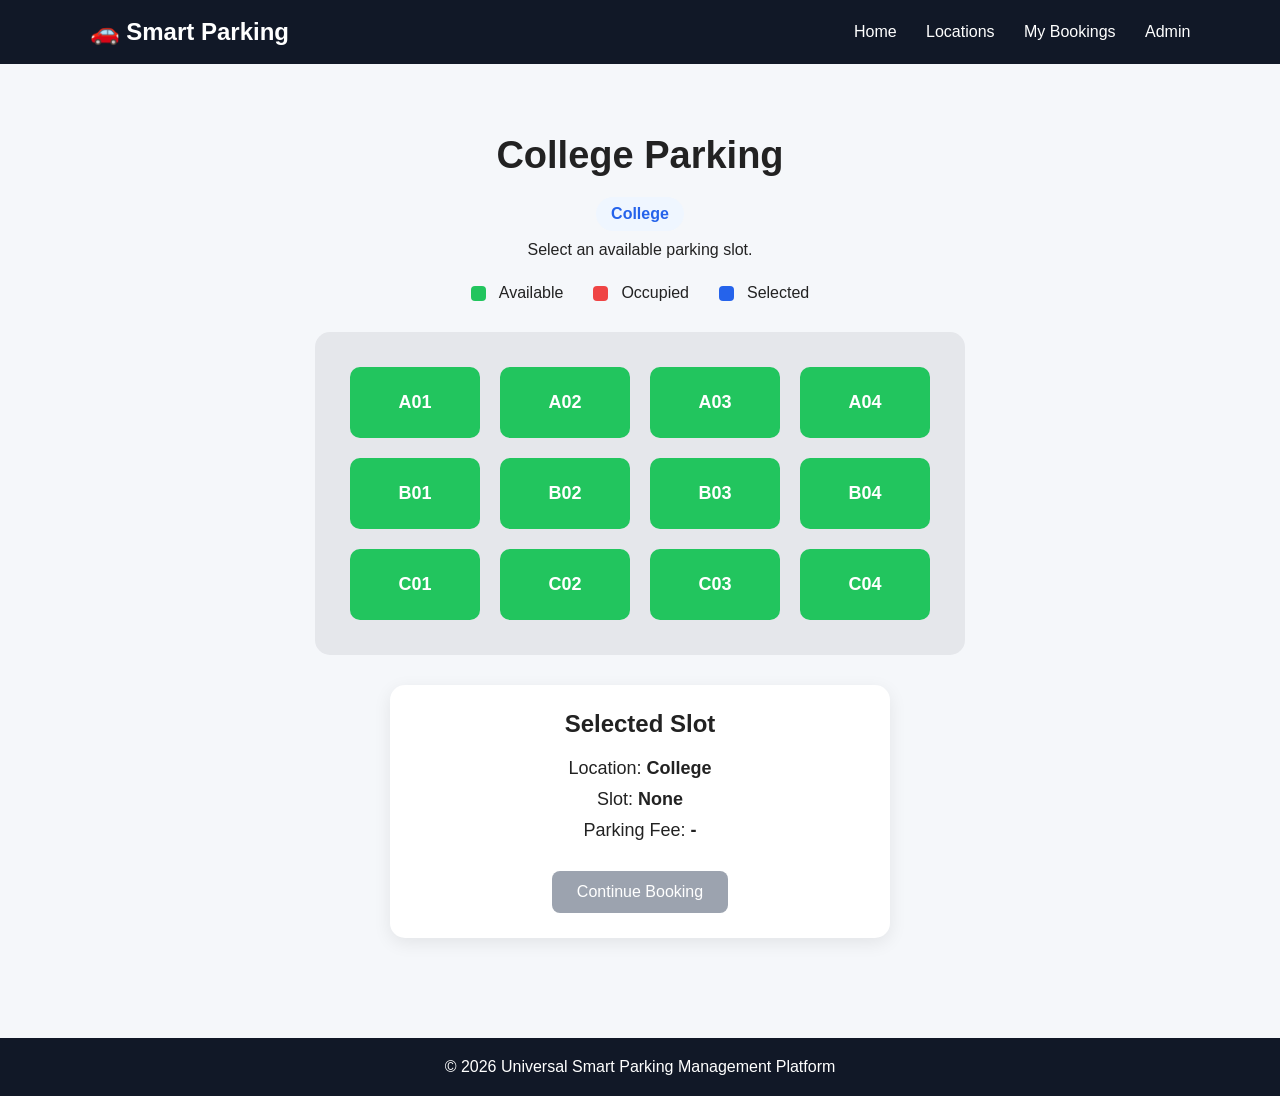
<file: parking.html>
<!DOCTYPE html>
<html lang="en">

<head>

    <meta charset="UTF-8">

    <meta name="viewport"
          content="width=device-width, initial-scale=1.0">

    <title>Parking Slots</title>

    <link rel="stylesheet" href="css/style.css">

    <style>

        .parking-page {
            max-width: 900px;
            margin: 50px auto;
            padding: 20px;
            text-align: center;
        }

        .parking-status {
            display: flex;
            justify-content: center;
            gap: 30px;
            margin: 25px 0;
            flex-wrap: wrap;
        }

        .status-box {
            display: inline-block;
            width: 15px;
            height: 15px;
            border-radius: 4px;
            margin-right: 5px;
        }

        .status-box.available {
            background: #22c55e;
        }

        .status-box.occupied {
            background: #ef4444;
        }

        .status-box.selected {
            background: #2563eb;
        }

        .parking-area {
            display: grid;
            grid-template-columns: repeat(4, 1fr);
            gap: 20px;
            max-width: 650px;
            margin: 30px auto;
        }

        .slot {
            padding: 25px 10px;
            border-radius: 10px;
            font-weight: bold;
            font-size: 18px;
            cursor: pointer;
            transition: 0.2s;
        }

        .available-slot {
            background: #22c55e;
            color: white;
        }

        .available-slot:hover {
            transform: scale(1.05);
        }

        .occupied-slot {
            background: #ef4444;
            color: white;
            cursor: not-allowed;
        }

        .selected-slot {
            background: #2563eb !important;
            color: white;
            transform: scale(1.05);
        }

        .selection-box {
            max-width: 500px;
            margin: 30px auto;
            padding: 25px;
            background: white;
            border-radius: 15px;
            box-shadow: 0 5px 18px rgba(0,0,0,0.08);
        }

        .selection-box h2 {
            margin-bottom: 20px;
        }

        .selection-box p {
            font-size: 18px;
        }

        .selection-box button {
            padding: 12px 25px;
            border: none;
            border-radius: 8px;
            background: #2563eb;
            color: white;
            font-size: 16px;
            cursor: pointer;
        }

        .selection-box button:hover {
            background: #1d4ed8;
        }

        .selection-box button:disabled {
            background: #9ca3af;
            cursor: not-allowed;
        }

        .location-badge {
            display: inline-block;
            margin: 10px;
            padding: 8px 15px;
            background: #eff6ff;
            color: #2563eb;
            border-radius: 20px;
            font-weight: bold;
        }

        @media (max-width: 600px) {

            .parking-area {
                grid-template-columns: repeat(2, 1fr);
            }

            .parking-status {
                gap: 15px;
            }

        }

    </style>

</head>


<body>


<header>

    <div class="logo">
        🚗 Smart Parking
    </div>

    <nav>

        <a href="index.html">
            Home
        </a>

        <a href="locations.html">
            Locations
        </a>

        <a href="history.html">
            My Bookings
        </a>

        <a href="admin.html">
            Admin
        </a>

    </nav>

</header>


<main>

<section class="parking-page">


    <h1 id="locationTitle">
        Parking Slots
    </h1>


    <div class="location-badge"
         id="locationBadge">

        Location

    </div>


    <p id="locationInfo">
        Select an available parking slot.
    </p>


    <!-- STATUS -->

    <div class="parking-status">

        <div>
            <span class="status-box available"></span>
            Available
        </div>

        <div>
            <span class="status-box occupied"></span>
            Occupied
        </div>

        <div>
            <span class="status-box selected"></span>
            Selected
        </div>

    </div>


    <!-- PARKING AREA -->

    <div class="parking-area">


        <div class="slot"
             data-slot="A01"
             onclick="selectSlot(this)">
            A01
        </div>


        <div class="slot"
             data-slot="A02"
             onclick="selectSlot(this)">
            A02
        </div>


        <div class="slot"
             data-slot="A03"
             onclick="selectSlot(this)">
            A03
        </div>


        <div class="slot"
             data-slot="A04"
             onclick="selectSlot(this)">
            A04
        </div>


        <div class="slot"
             data-slot="B01"
             onclick="selectSlot(this)">
            B01
        </div>


        <div class="slot"
             data-slot="B02"
             onclick="selectSlot(this)">
            B02
        </div>


        <div class="slot"
             data-slot="B03"
             onclick="selectSlot(this)">
            B03
        </div>


        <div class="slot"
             data-slot="B04"
             onclick="selectSlot(this)">
            B04
        </div>


        <div class="slot"
             data-slot="C01"
             onclick="selectSlot(this)">
            C01
        </div>


        <div class="slot"
             data-slot="C02"
             onclick="selectSlot(this)">
            C02
        </div>


        <div class="slot"
             data-slot="C03"
             onclick="selectSlot(this)">
            C03
        </div>


        <div class="slot"
             data-slot="C04"
             onclick="selectSlot(this)">
            C04
        </div>


    </div>


    <!-- SELECTED SLOT -->

    <div class="selection-box">

        <h2>
            Selected Slot
        </h2>


        <p>

            Location:
            <strong id="selectedLocation">
                -
            </strong>

        </p>


        <p>

            Slot:
            <strong id="selectedSlot">
                None
            </strong>

        </p>


        <p>

            Parking Fee:
            <strong id="parkingFee">
                -
            </strong>

        </p>


        <button
            id="continueButton"
            onclick="continueBooking()"
            disabled>

            Continue Booking

        </button>

    </div>


</section>

</main>


<footer>

    <p>
        © 2026 Universal Smart Parking Management Platform
    </p>

</footer>

<script src="js/script.js"></script>

<script>

    /* =========================
       GET LOCATION FROM URL
    ========================= */

    const params =
        new URLSearchParams(
            window.location.search
        );


    let locationKey =
        params.get("location");


    if (!locationKey) {

        locationKey = "college";

    }


    /* =========================
       LOCATION INFORMATION
    ========================= */

    const locations = {

        college: {
            name: "College",
            fee: 0
        },

        hospital: {
            name: "Hospital",
            fee: 20
        },

        mall: {
            name: "Shopping Mall",
            fee: 30
        },

        airport: {
            name: "Airport",
            fee: 50
        },

        office: {
            name: "Office",
            fee: 0
        },

        cinema: {
            name: "Cinema",
            fee: 20
        },

        stadium: {
            name: "Stadium",
            fee: 40
        },

        public: {
            name: "Public Parking",
            fee: 10
        }

    };


    const currentLocation =
        locations[locationKey] ||
        locations.college;


    document.getElementById(
        "locationTitle"
    ).textContent =
        currentLocation.name +
        " Parking";


    document.getElementById(
        "locationBadge"
    ).textContent =
        currentLocation.name;


    document.getElementById(
        "selectedLocation"
    ).textContent =
        currentLocation.name;


    /* =========================
       SLOT SELECTION
    ========================= */

    let selectedSlot = null;


    const slotElements =
        document.querySelectorAll(
            ".slot"
        );


    function getBookings() {

        return JSON.parse(
            localStorage.getItem(
                "bookings"
            )
        ) || [];

    }


    function updateSlots() {

        const bookings =
            getBookings();


        slotElements.forEach(
            function(slot) {

                const slotName =
                    slot.dataset.slot;


                const alreadyBooked =
                    bookings.some(
                        function(booking) {

                            return (
                                booking.locationKey ===
                                    locationKey
                                &&
                                booking.slot ===
                                    slotName
                            );

                        }
                    );


                slot.classList.remove(
                    "available-slot"
                );


                slot.classList.remove(
                    "occupied-slot"
                );


                slot.classList.remove(
                    "selected-slot"
                );


                if (alreadyBooked) {

                    slot.classList.add(
                        "occupied-slot"
                    );

                    slot.onclick = null;

                } else {

                    slot.classList.add(
                        "available-slot"
                    );

                    slot.onclick =
                        function() {

                            selectSlot(
                                slot
                            );

                        };

                }

            }
        );

    }


    function selectSlot(slot) {

        if (
            slot.classList.contains(
                "occupied-slot"
            )
        ) {

            return;

        }


        slotElements.forEach(
            function(item) {

                item.classList.remove(
                    "selected-slot"
                );

            }
        );


        slot.classList.add(
            "selected-slot"
        );


        selectedSlot =
            slot.dataset.slot;


        document.getElementById(
            "selectedSlot"
        ).textContent =
            selectedSlot;


        if (currentLocation.fee === 0) {

            document.getElementById(
                "parkingFee"
            ).textContent =
                "FREE";

        } else {

            document.getElementById(
                "parkingFee"
            ).textContent =
                "₹" +
                currentLocation.fee +
                " / hour";

        }


        document.getElementById(
            "continueButton"
        ).disabled = false;

    }


    /* =========================
       CONTINUE BOOKING
    ========================= */

    function continueBooking() {

        if (!selectedSlot) {

            alert(
                "Please select a parking slot first."
            );

            return;

        }


        const bookingData = {

            locationKey:
                locationKey,

            location:
                currentLocation.name,

            slot:
                selectedSlot,

            fee:
                currentLocation.fee,

            time:
                new Date().toLocaleString()

        };


        localStorage.setItem(
            "selectedBooking",
            JSON.stringify(
                bookingData
            )
        );


        window.location.href =
            "booking.html";

    }


    /* =========================
       INITIAL LOAD
    ========================= */

    updateSlots();

</script>


</body>

</html>
</file>
<file: css/style.css>
* {
    margin: 0;
    padding: 0;
    box-sizing: border-box;
}

body {
    font-family: Arial, sans-serif;
    background: #f5f7fa;
    color: #222;
}

/* HEADER */

header {
    background: #111827;
    color: white;
    padding: 18px 7%;

    display: flex;
    justify-content: space-between;
    align-items: center;
}

.logo {
    font-size: 24px;
    font-weight: bold;
}

nav a {
    color: white;
    text-decoration: none;
    margin-left: 25px;
}

nav a:hover {
    color: #38bdf8;
}

/* HERO */

.hero {
    min-height: 480px;

    display: flex;
    justify-content: center;
    align-items: center;

    text-align: center;

    background:
        linear-gradient(
            rgba(15, 23, 42, 0.75),
            rgba(15, 23, 42, 0.75)
        ),
        url("https://images.unsplash.com/photo-1506521781263-d8422e82f27a");

    background-size: cover;
    background-position: center;
}

.hero-content {
    color: white;
    max-width: 700px;
}

.hero h1 {
    font-size: 48px;
    margin-bottom: 20px;
}

.hero p {
    font-size: 20px;
    margin-bottom: 30px;
}

.btn {
    display: inline-block;

    background: #38bdf8;
    color: #111827;

    padding: 14px 30px;

    border-radius: 8px;

    text-decoration: none;
    font-weight: bold;
}

.btn:hover {
    background: white;
}

/* SECTIONS */

.features,
.parking-types {
    padding: 60px 7%;
    text-align: center;
}

.features h2,
.parking-types h2 {
    font-size: 32px;
    margin-bottom: 35px;
}

/* FEATURE CARDS */

.feature-container {
    display: grid;
    grid-template-columns: repeat(4, 1fr);
    gap: 20px;
}

.feature-card {
    background: white;
    padding: 30px 20px;
    border-radius: 12px;

    box-shadow:
        0 5px 15px rgba(0, 0, 0, 0.08);
}

.feature-card span {
    font-size: 40px;
}

.feature-card h3 {
    margin: 15px 0 10px;
}

/* PARKING TYPES */

.type-container {
    display: grid;
    grid-template-columns: repeat(4, 1fr);
    gap: 20px;
}

.type-container div {
    background: white;
    padding: 25px;
    border-radius: 10px;

    font-size: 18px;

    box-shadow:
        0 4px 12px rgba(0, 0, 0, 0.08);
}

/* FOOTER */

footer {
    background: #111827;
    color: white;

    text-align: center;

    padding: 20px;
}

/* MOBILE */

@media (max-width: 768px) {

    header {
        flex-direction: column;
        gap: 15px;
    }

    nav a {
        margin: 8px;
    }

    .hero h1 {
        font-size: 35px;
    }

    .feature-container,
    .type-container {
        grid-template-columns: 1fr 1fr;
    }
}

@media (max-width: 500px) {

    .feature-container,
    .type-container {
        grid-template-columns: 1fr;
    }
}
/* LOCATIONS PAGE */

.locations {
    padding: 60px 7%;
    text-align: center;
}

.locations h1 {
    font-size: 38px;
    margin-bottom: 10px;
}

.location-subtitle {
    color: #666;
    margin-bottom: 40px;
}

.location-container {
    display: grid;
    grid-template-columns: repeat(4, 1fr);
    gap: 25px;
}

.location-card {
    background: white;
    padding: 30px 20px;
    border-radius: 15px;

    box-shadow:
        0 5px 15px rgba(0, 0, 0, 0.08);

    transition: 0.3s;
}

.location-card:hover {
    transform: translateY(-5px);
}

.location-icon {
    font-size: 50px;
    margin-bottom: 15px;
}

.location-card h2 {
    margin-bottom: 10px;
}

.location-card p {
    margin-bottom: 15px;
    line-height: 1.5;
}

.free {
    color: green;
    font-weight: bold;
}

.price {
    color: #2563eb;
    font-weight: bold;
}

.location-btn {
    display: inline-block;

    background: #111827;
    color: white;

    padding: 10px 18px;

    border-radius: 7px;

    text-decoration: none;
}

.location-btn:hover {
    background: #38bdf8;
    color: #111827;
}


/* LOCATION MOBILE */

@media (max-width: 900px) {

    .location-container {
        grid-template-columns: repeat(2, 1fr);
    }

}

@media (max-width: 500px) {

    .location-container {
        grid-template-columns: 1fr;
    }

}/* PARKING PAGE */

.parking-page {
    padding: 50px 7%;
    text-align: center;
}

.parking-page h1 {
    font-size: 38px;
    margin-bottom: 10px;
}

.parking-status {
    display: flex;
    justify-content: center;
    gap: 30px;

    margin: 30px 0;
}

.parking-status div {
    display: flex;
    align-items: center;
    gap: 8px;
}

.status-box {
    width: 18px;
    height: 18px;
    display: inline-block;
    border-radius: 4px;
}

.status-box.available {
    background: #22c55e;
}

.status-box.occupied {
    background: #ef4444;
}

.status-box.selected {
    background: #38bdf8;
}


/* PARKING AREA */

.parking-area {
    max-width: 700px;
    margin: auto;

    display: grid;
    grid-template-columns: repeat(4, 1fr);

    gap: 20px;

    background: #e5e7eb;

    padding: 35px;

    border-radius: 15px;
}

.slot {
    padding: 25px 10px;

    border-radius: 10px;

    font-weight: bold;

    cursor: pointer;

    transition: 0.2s;
}

.available-slot {
    background: #22c55e;
    color: white;
}

.available-slot:hover {
    transform: scale(1.05);
}

.occupied-slot {
    background: #ef4444;
    color: white;

    cursor: not-allowed;
}

.slot.selected-slot {
    background: #38bdf8;
    color: #111827;
}


/* SELECTION BOX */

.selection-box {
    max-width: 500px;

    margin: 40px auto 0;

    background: white;

    padding: 30px;

    border-radius: 15px;

    box-shadow:
        0 5px 15px rgba(0,0,0,0.08);
}

.selection-box h2 {
    margin-bottom: 20px;
}

.selection-box p {
    margin: 10px;
}

.selection-box button {
    margin-top: 20px;

    padding: 12px 25px;

    border: none;

    border-radius: 8px;

    background: #111827;

    color: white;

    font-size: 16px;

    cursor: pointer;
}

.selection-box button:hover {
    background: #38bdf8;
    color: #111827;
}


/* MOBILE */

@media (max-width: 600px) {

    .parking-area {
        grid-template-columns: repeat(2, 1fr);
    }

    .parking-status {
        flex-direction: column;
        align-items: center;
    }

}/* BOOKING PAGE */

.booking-page {
    max-width: 800px;

    margin: auto;

    padding: 50px 20px;
}

.booking-page h1 {
    text-align: center;

    font-size: 38px;

    margin-bottom: 10px;
}

.booking-page > p {
    text-align: center;

    color: #666;

    margin-bottom: 35px;
}


/* FORM */

.form-section {

    background: white;

    padding: 25px;

    margin-bottom: 25px;

    border-radius: 12px;

    box-shadow:
        0 5px 15px rgba(0,0,0,0.08);
}

.form-section h2 {

    margin-bottom: 20px;

    color: #111827;
}

.form-section label {

    display: block;

    margin-top: 15px;

    margin-bottom: 7px;

    font-weight: bold;
}

.form-section input,
.form-section select {

    width: 100%;

    padding: 12px;

    border: 1px solid #d1d5db;

    border-radius: 7px;

    font-size: 16px;
}

.form-section input:focus,
.form-section select:focus {

    outline: none;

    border-color: #38bdf8;
}


/* SUMMARY */

.booking-summary {

    background: #eef6ff;

    padding: 25px;

    border-radius: 12px;

    margin-bottom: 25px;
}

.booking-summary h2 {

    margin-bottom: 20px;
}

.booking-summary p {

    margin: 12px 0;
}

.booking-summary .total {

    font-size: 22px;

    border-top: 1px solid #ccc;

    padding-top: 15px;
}


/* BUTTON */

.confirm-btn {

    width: 100%;

    padding: 15px;

    border: none;

    border-radius: 8px;

    background: #111827;

    color: white;

    font-size: 18px;

    font-weight: bold;

    cursor: pointer;
}

.confirm-btn:hover {

    background: #38bdf8;

    color: #111827;
}/* CONFIRMATION PAGE */

.confirmation-page {
    max-width: 750px;
    margin: auto;
    padding: 50px 20px;
    text-align: center;
}

.success-icon {
    width: 70px;
    height: 70px;

    margin: auto;

    display: flex;
    justify-content: center;
    align-items: center;

    border-radius: 50%;

    background: #22c55e;
    color: white;

    font-size: 40px;
    font-weight: bold;
}

.confirmation-page h1 {
    margin-top: 20px;
    font-size: 36px;
}

.success-text {
    color: #666;
    margin: 10px 0 30px;
}


/* RECEIPT */

.receipt {
    background: white;

    border-radius: 15px;

    padding: 30px;

    text-align: left;

    box-shadow:
        0 8px 25px rgba(0, 0, 0, 0.1);
}

.receipt-header {
    text-align: center;

    border-bottom: 1px dashed #aaa;

    padding-bottom: 20px;
}

.receipt-header h2 {
    font-size: 25px;
}

.receipt-header p {
    color: #666;
    margin-top: 5px;
}


/* BOOKING ID */

.booking-id {
    margin: 20px 0;

    padding: 15px;

    background: #eef6ff;

    border-radius: 8px;

    display: flex;
    justify-content: space-between;
}

.booking-id strong {
    color: #2563eb;
}


/* DETAILS */

.receipt-details {
    display: grid;

    grid-template-columns: 1fr 1fr;

    gap: 18px;

    padding: 20px 0;
}

.receipt-details div {
    display: flex;
    flex-direction: column;

    gap: 5px;
}

.receipt-details span {
    color: #777;
    font-size: 14px;
}

.receipt-details strong {
    color: #111827;
}


/* TOTAL */

.receipt-total {
    border-top: 1px dashed #aaa;

    border-bottom: 1px dashed #aaa;

    padding: 20px 0;

    display: flex;
    justify-content: space-between;

    font-size: 20px;
}

.receipt-total strong {
    color: #16a34a;
}


/* QR */

.qr-box {
    text-align: center;

    margin-top: 25px;
}

.fake-qr {
    width: 100px;
    height: 100px;

    margin: auto;

    display: flex;
    justify-content: center;
    align-items: center;

    background: #111827;

    color: white;

    font-size: 13px;

    line-height: 15px;

    border-radius: 5px;
}

.qr-box p {
    margin-top: 8px;

    color: #666;
}


/* RECEIPT FOOTER */

.receipt-footer {
    text-align: center;

    margin-top: 25px;

    color: #666;
}


/* BUTTONS */

.confirmation-buttons {
    margin-top: 25px;

    display: flex;

    justify-content: center;

    gap: 15px;

    flex-wrap: wrap;
}

.confirmation-buttons button,
.confirmation-buttons a {

    padding: 12px 20px;

    border: none;

    border-radius: 8px;

    background: #111827;

    color: white;

    text-decoration: none;

    cursor: pointer;

    font-size: 15px;
}

.confirmation-buttons button:hover,
.confirmation-buttons a:hover {

    background: #38bdf8;

    color: #111827;
}


/* MOBILE */

@media (max-width: 600px) {

    .receipt-details {
        grid-template-columns: 1fr;
    }

    .booking-id {
        flex-direction: column;
        gap: 8px;
    }

}


/* PRINT */

@media print {

    header,
    footer,
    .confirmation-buttons,
    .success-icon,
    .success-text {
        display: none;
    }

    body {
        background: white;
    }

    .confirmation-page {
        padding: 0;
    }

    .receipt {
        box-shadow: none;
    }

}/* =========================
   MY BOOKINGS
========================= */

.history-page {

    max-width: 1100px;

    margin: auto;

    padding: 50px 20px;

}

.history-page h1 {

    text-align: center;

    font-size: 38px;

    margin-bottom: 10px;

}

.history-subtitle {

    text-align: center;

    color: #666;

    margin-bottom: 35px;

}


/* BOOKING CARD */

.booking-card {

    background: white;

    border-radius: 15px;

    padding: 25px;

    margin-bottom: 20px;

    box-shadow:
        0 5px 18px rgba(0,0,0,0.08);

}


.booking-card-header {

    display: flex;

    justify-content: space-between;

    align-items: center;

    border-bottom: 1px solid #ddd;

    padding-bottom: 15px;

    margin-bottom: 20px;

}


.booking-card-header h2 {

    font-size: 20px;

}


.booking-status {

    background: #dcfce7;

    color: #15803d;

    padding: 6px 12px;

    border-radius: 20px;

    font-size: 13px;

    font-weight: bold;

}


/* DETAILS */

.booking-details {

    display: grid;

    grid-template-columns:
        repeat(4, 1fr);

    gap: 20px;

}


.booking-detail {

    display: flex;

    flex-direction: column;

    gap: 5px;

}


.booking-detail span {

    color: #777;

    font-size: 13px;

}


.booking-detail strong {

    color: #111827;

}


/* ACTIONS */

.booking-actions {

    display: flex;

    gap: 10px;

    margin-top: 25px;

    padding-top: 20px;

    border-top: 1px solid #ddd;

}


.booking-actions button {

    border: none;

    padding: 10px 18px;

    border-radius: 7px;

    cursor: pointer;

    font-size: 14px;

}


.print-btn {

    background: #111827;

    color: white;

}


.cancel-btn {

    background: #fee2e2;

    color: #dc2626;

}


.booking-actions button:hover {

    opacity: 0.8;

}


/* NO BOOKINGS */

.no-bookings {

    text-align: center;

    padding: 60px 20px;

    background: white;

    border-radius: 15px;

    box-shadow:
        0 5px 18px rgba(0,0,0,0.08);

}


.no-bookings div {

    font-size: 50px;

}


.no-bookings h2 {

    margin: 15px 0 10px;

}


.no-bookings p {

    color: #666;

}


.no-bookings a {

    display: inline-block;

    margin-top: 15px;

    padding: 12px 20px;

    background: #111827;

    color: white;

    text-decoration: none;

    border-radius: 8px;

}


/* MOBILE */

@media (max-width: 800px) {

    .booking-details {

        grid-template-columns:
            repeat(2, 1fr);

    }

}


@media (max-width: 500px) {

    .booking-details {

        grid-template-columns: 1fr;

    }

    .booking-card-header {

        flex-direction: column;

        align-items: flex-start;

        gap: 10px;

    }

}/* =========================
   ADMIN DASHBOARD
========================= */

.admin-page {

    max-width: 1200px;

    margin: auto;

    padding: 50px 20px;

}

.admin-page h1 {

    text-align: center;

    font-size: 38px;

    margin-bottom: 10px;

}

.admin-subtitle {

    text-align: center;

    color: #666;

    margin-bottom: 35px;

}


/* DASHBOARD CARDS */

.dashboard-cards {

    display: grid;

    grid-template-columns:
        repeat(5, 1fr);

    gap: 18px;

    margin-bottom: 35px;

}

.dashboard-card {

    background: white;

    padding: 22px;

    border-radius: 12px;

    box-shadow:
        0 5px 15px rgba(0,0,0,0.08);

    display: flex;

    align-items: center;

    gap: 15px;

}

.dashboard-icon {

    font-size: 32px;

}

.dashboard-card span {

    display: block;

    color: #777;

    font-size: 13px;

    margin-bottom: 6px;

}

.dashboard-card strong {

    font-size: 25px;

    color: #111827;

}


/* ADMIN SECTION */

.admin-section {

    background: white;

    padding: 25px;

    border-radius: 15px;

    margin-bottom: 25px;

    box-shadow:
        0 5px 15px rgba(0,0,0,0.08);

}

.admin-section h2 {

    margin-bottom: 25px;

}


/* ADMIN SLOTS */

.admin-slots {

    display: grid;

    grid-template-columns:
        repeat(6, 1fr);

    gap: 15px;

}

.admin-slot {

    padding: 20px 10px;

    border-radius: 10px;

    text-align: center;

    font-weight: bold;

}

.admin-slot span {

    display: block;

    font-size: 12px;

    margin-top: 6px;

    font-weight: normal;

}

.admin-slot.available {

    background: #dcfce7;

    color: #15803d;

}

.admin-slot.occupied {

    background: #fee2e2;

    color: #dc2626;

}


/* ADMIN BOOKING */

.admin-booking {

    padding: 18px;

    border: 1px solid #ddd;

    border-radius: 10px;

    margin-bottom: 12px;

}

.admin-booking strong {

    color: #111827;

}

.admin-booking p {

    margin: 7px 0;

    color: #555;

}


/* RESPONSIVE */

@media (max-width: 1000px) {

    .dashboard-cards {

        grid-template-columns:
            repeat(3, 1fr);

    }

    .admin-slots {

        grid-template-columns:
            repeat(4, 1fr);

    }

}


@media (max-width: 600px) {

    .dashboard-cards {

        grid-template-columns: 1fr;

    }

    .admin-slots {

        grid-template-columns:
            repeat(2, 1fr);

    }

}/* =========================
   PARKING SEARCH & FILTER
========================= */

.parking-filter {

    max-width: 900px;

    margin: 30px auto;

    display: flex;

    gap: 15px;

    justify-content: center;

}

.parking-filter input {

    flex: 1;

    max-width: 550px;

    padding: 15px 18px;

    border: 1px solid #d1d5db;

    border-radius: 10px;

    font-size: 16px;

    outline: none;

}

.parking-filter input:focus {

    border-color: #2563eb;

}

.parking-filter select {

    width: 200px;

    padding: 15px;

    border: 1px solid #d1d5db;

    border-radius: 10px;

    font-size: 16px;

    background: white;

    cursor: pointer;

}


/* NO RESULTS */

.no-parking-results {

    text-align: center;

    padding: 40px;

    font-size: 18px;

    color: #666;

    display: none;

}


@media (max-width: 650px) {

    .parking-filter {

        flex-direction: column;

        margin: 25px 20px;

    }

    .parking-filter input {

        max-width: none;

        width: auto;

    }

    .parking-filter select {

        width: 100%;

    }

}.availability {

    font-weight: bold;

    color: #15803d;

    margin-top: 10px;

}
</file>
